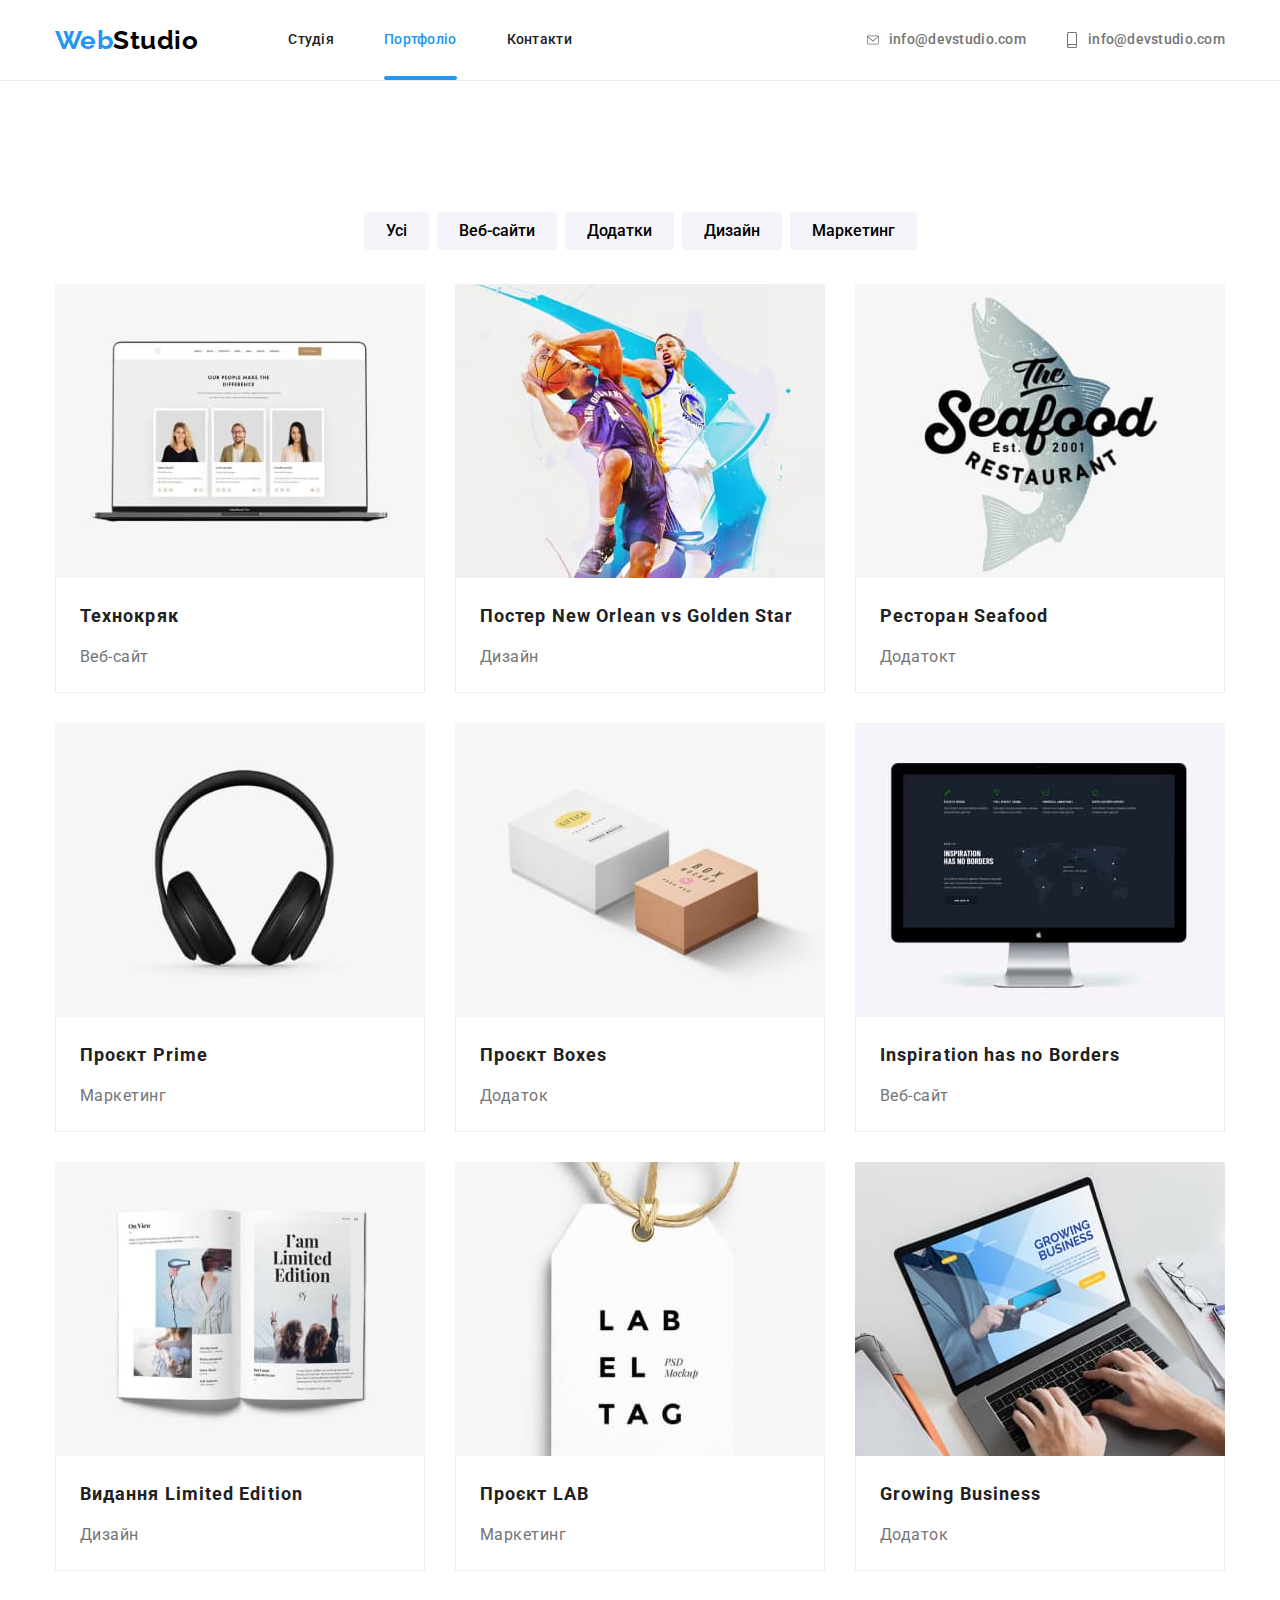
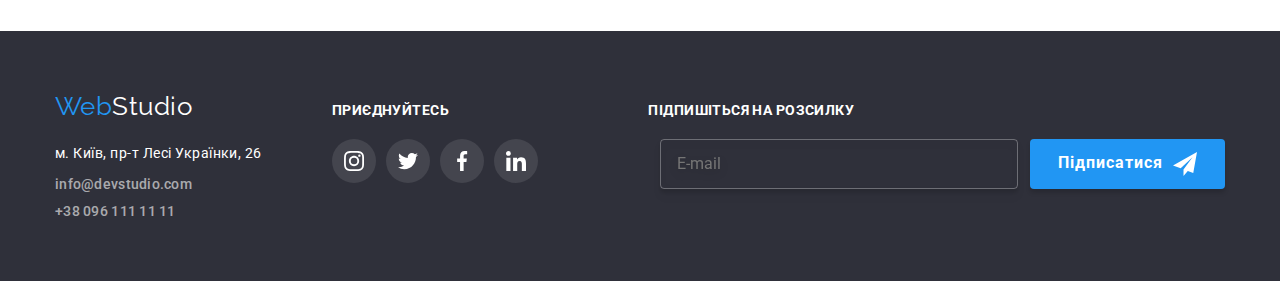
<file: portfolio.html>
<!DOCTYPE html>
<html lang="uk">
  <head>
    <meta charset="UTF-8" />
    <meta http-equiv="X-UA-Compatible" content="IE=edge" />
    <meta name="viewport" content="width=device-width, initial-scale=1.0" />
    <title>Document</title>
    <link
      href="https://fonts.googleapis.com/css2?family=Raleway:wght@700&family=Roboto:wght@400;500;700;900&display=swap"
      rel="stylesheet"
    />

    <link
      rel="stylesheet"
      href="https://cdnjs.cloudflare.com/ajax/libs/modern-normalize/1.1.0/modern-normalize.min.css"
    />
    <link rel="stylesheet" href="./css/main.min.css">
    <!-- <link rel="stylesheet" href="./css/style.css"> -->
  </head>
  <body>
    <header class="header">
      <div class="container header__section">
        <nav class="nav">
          <a href="./index.html" class="logo"
            ><span class="logo__style">Web</span>Studio</a
          >

          <div class="nav__block">
          <ul class="nav__list link">
            <li class="nav__item">
              <a href="./index.html" class="nav__items">Студія</a>
            </li>

            <li class="nav__item">
              <a href="#" class="nav__items nav__items--current">Портфоліо</a>
            </li>

            <li class="nav__item">
              <a href="#" class="nav__items">Контакти</a>
            </li>
          </ul>
        </div>
        </nav>

        <ul class="contacts">
          <li class="contacts__item">
            <a
              href="mailto:info@devstudio.com"
              class="contacts__link contacts__icon--position"
            >
              <svg class="contacts__icon" width="12" height="16">
                <use href="./images/icon/symbol-defs.svg#icon-envelope"></use>
              </svg>
              info@devstudio.com</a
            >
          </li>
          <li class="contacts__item">
            <a
              href="mailto:info@devstudio.com"
              class="contacts__link contacts__icon--position"
            >
              <svg class="contacts__icon" width="12" height="16">
                <use href="./images/icon/symbol-defs.svg#icon-smartphone"></use>
              </svg>
              info@devstudio.com</a
            >
          </li>
        </ul>
      </div>
    </header>
    <div class="line"></div>
    <!-- Main -->
    <main>
      <section class="section filters">
        <div class="container">
          <h1 class="filters__title">Наші роботи</h1>
          <ul class="filters__list">
            <li class="filters__items">
              <button type="button" class="filters__button">Усі</button>
            </li>
            <li class="filters__items">
              <button type="button" class="filters__button">Веб-сайти</button>
            </li>
            <li class="filters__items">
              <button type="button" class="filters__button">Додатки</button>
            </li>
            <li class="filters__items">
              <button type="button" class="filters__button">Дизайн</button>
            </li>
            <li class="filters__items">
              <button type="button" class="filters__button">Маркетинг</button>
            </li>
          </ul>

          <div class="portfolio">
          <ul class="portfolio__list">
            <li class="portfolio__item">
            <a href="" class="portfolio__link">
              <div class="portfolio__img-container">
              <img
                src="./images/web-site2.jpg"
                alt="Веб-сайт"
                width="370"
                height="294"
              />
              <span class="portfolio__description">
              Ресурс пропонує комплексні пропозиції з різним рівнем функціоналу та сервісів. Все це дозволить відвідувачу отримати вичерпні відомості про компанію чи приватну особу.
              </span>
            </div>


              <div class="cards">
                <h2 class="cards__title">Технокряк</h2>
                <p class="cards__text">Веб-сайт</p>
              </div>
            </a>
            </li>

          

          
            <li class="portfolio__item">
              <a href="" class="portfolio__link">
                <div class="portfolio__img-container">
                <img
                  src="./images/design.jpg"
                  alt="Веб-сайт"
                  width="370"
                  height="294"
                />
                <span class="portfolio__description">
                Ресурс пропонує комплексні пропозиції з різним рівнем функціоналу та сервісів. Все це дозволить відвідувачу отримати вичерпні відомості про компанію чи приватну особу.
                </span>
              </div>
  
  
                <div class="cards">
                  <h2 class="cards__title">Постер New Orlean vs Golden Star</h2>
                  <p class="cards__text">Дизайн</p>
                </div>
              </a>
              </li>
          

          
              <li class="portfolio__item">
                <a href="" class="portfolio__link">
                  <div class="portfolio__img-container">
                  <img
                    src="./images/addition.jpg"
                    alt="Веб-сайт"
                    width="370"
                    height="294"
                  />
                  <span class="portfolio__description">
                  Ресурс пропонує комплексні пропозиції з різним рівнем функціоналу та сервісів. Все це дозволить відвідувачу отримати вичерпні відомості про компанію чи приватну особу.
                  </span>
                </div>
    
    
                  <div class="cards">
                    <h2 class="cards__title">Ресторан Seafood</h2>
                    <p class="cards__text">Додатокт</p>
                  </div>
                </a>
                </li>
          

          
                <li class="portfolio__item">
                  <a href="" class="portfolio__link">
                    <div class="portfolio__img-container">
                    <img
                      src="./images/marketing.jpg"
                      alt="Веб-сайт"
                      width="370"
                      height="294"
                    />
                    <span class="portfolio__description">
                    Ресурс пропонує комплексні пропозиції з різним рівнем функціоналу та сервісів. Все це дозволить відвідувачу отримати вичерпні відомості про компанію чи приватну особу.
                    </span>
                  </div>
      
      
                    <div class="cards">
                      <h2 class="cards__title">Проєкт Prime</h2>
                      <p class="cards__text">Маркетинг</p>
                    </div>
                  </a>
                  </li>
          

          

                  <li class="portfolio__item">
                    <a href="" class="portfolio__link">
                      <div class="portfolio__img-container">
                      <img
                        src="./images/addition2.jpg"
                        alt="Веб-сайт"
                        width="370"
                        height="294"
                      />
                      <span class="portfolio__description">
                      Ресурс пропонує комплексні пропозиції з різним рівнем функціоналу та сервісів. Все це дозволить відвідувачу отримати вичерпні відомості про компанію чи приватну особу.
                      </span>
                    </div>
        
        
                      <div class="cards">
                        <h2 class="cards__title">Проєкт Boxes</h2>
                        <p class="cards__text">Додаток</p>
                      </div>
                    </a>
                    </li>
          

            
                <li class="portfolio__item">
                  <a href="" class="portfolio__link">
                    <div class="portfolio__img-container">
                    <img
                      src="./images/web-site.jpg"
                      alt="Веб-сайт"
                      width="370"
                      height="294"
                    />
                    <span class="portfolio__description">
                    Ресурс пропонує комплексні пропозиції з різним рівнем функціоналу та сервісів. Все це дозволить відвідувачу отримати вичерпні відомості про компанію чи приватну особу.
                    </span>
                  </div>
      
      
                    <div class="cards">
                      <h2 class="cards__title">Inspiration has no Borders</h2>
                      <p class="cards__text">Веб-сайт</p>
                    </div>
                  </a>
                  </li>
          

            
                  <li class="portfolio__item">
                    <a href="" class="portfolio__link">
                      <div class="portfolio__img-container">
                      <img
                        src="./images/design2.jpg"
                        alt="Веб-сайт"
                        width="370"
                        height="294"
                      />
                      <span class="portfolio__description">
                      Ресурс пропонує комплексні пропозиції з різним рівнем функціоналу та сервісів. Все це дозволить відвідувачу отримати вичерпні відомості про компанію чи приватну особу.
                      </span>
                    </div>
        
        
                      <div class="cards">
                        <h2 class="cards__title">Видання Limited Edition</h2>
                        <p class="cards__text">Дизайн</p>
                      </div>
                    </a>
                    </li>
          

            
                    <li class="portfolio__item">
                      <a href="" class="portfolio__link">
                        <div class="portfolio__img-container">
                        <img
                          src="./images/marketing2.jpg"
                          alt="Веб-сайт"
                          width="370"
                          height="294"
                        />
                        <span class="portfolio__description">
                        Ресурс пропонує комплексні пропозиції з різним рівнем функціоналу та сервісів. Все це дозволить відвідувачу отримати вичерпні відомості про компанію чи приватну особу.
                        </span>
                      </div>
          
          
                        <div class="cards">
                          <h2 class="cards__title">Проєкт LAB</h2>
                          <p class="cards__text">Маркетинг</p>
                        </div>
                      </a>
                      </li>
          

          
                      <li class="portfolio__item">
                        <a href="" class="portfolio__link">
                          <div class="portfolio__img-container">
                          <img
                            src="./images/addition3.jpg"
                            alt="Веб-сайт"
                            width="370"
                            height="294"
                          />
                          <span class="portfolio__description">
                          Ресурс пропонує комплексні пропозиції з різним рівнем функціоналу та сервісів. Все це дозволить відвідувачу отримати вичерпні відомості про компанію чи приватну особу.
                          </span>
                        </div>
            
            
                          <div class="cards">
                            <h2 class="cards__title">Growing Business</h2>
                            <p class="cards__text">Додаток</p>
                          </div>
                        </a>
                        </li>
            </li>
          </ul>
        </div>
      </div>
      </section>
    </main>

    <footer class="footer">
      <div class="container footer__main-block">
        <div class="footer__contact-block">
        <a href="#" class="footer__logo">
          <span class="footer__logo-style">Web</span>Studio</a
        >
        <address>
          <ul class="footer__list">
            <li class="footer__item">
              <a
                href="https://www.google.com/maps/place/%D0%B1%D1%83%D0%BB%D1%8C%D0%B2%D0%B0%D1%80+%D0%9B%D0%B5%D1%81%D1%96+%D0%A3%D0%BA%D1%80%D0%B0%D1%97%D0%BD%D0%BA%D0%B8,+26,+%D0%9A%D0%B8%D1%97%D0%B2,+02000/@50.4270334,30.5396051,3a,75y,240.65h,90t/data=!3m6!1e1!3m4!1smcVtNysL1uE3tpJzUcDMwA!2e0!7i13312!8i6656!4m5!3m4!1s0x40d4cf0e033ecbe9:0x57a4dffefec77da0!8m2!3d50.4265807!4d30.5383858"
                class="footer__address"
                >м. Київ, пр-т Лесі Українки, 26
              </a>
            </li>
            <li class="footer__item">
              <a href="mailto:info@devstudio.com" class="footer__contact"
                >info@devstudio.com</a
              >
            </li>
            <li class="footer__item">
              <a href="tel:+380961111111" class="footer__contact"
                >+38 096 111 11 11</a
              >
            </li>
          </ul>
        </address>
      </div>
      
      <!-- FOOTER container join in -->
      <div class="join">
        <p class="join__title">Приєднуйтесь</p>
        <ul class="join__list">
          
          <li class="join__item">
            <a href="#" class="join__link">
              <svg class="join__icon" width="20" height="20">
                <use
                  href="./images/icon/symbol-defs.svg#icon-instagram"
                ></use>
              </svg>
            </a>
          </li>

          <li class="join__item">
            <a href="#" class="join__link">
              <svg class="join__icon" width="20" height="20">
                <use
                  href="./images/icon/symbol-defs.svg#icon-twitter"
                ></use>
              </svg>
            </a>
          </li>

          <li class="join__item">
            <a href="#" class="join__link">
              <svg class="join__icon" width="20" height="20">
                <use
                  href="./images/icon/symbol-defs.svg#icon-facebook"
                ></use>
              </svg>
            </a>
          </li>

          <li class="join__item">
            <a href="#" class="join__link">
              <svg class="join__icon" width="20" height="20">
                <use
                  href="./images/icon/symbol-defs.svg#icon-linkedin"
                ></use>
              </svg>
            </a>
            </li>

          </ul>

        </li>
      </div>

        <!-- SUB FOOTER -->
      <div class="subscribe">
        <p class="subscribe__title">Підпишіться на розсилку</p>
        <div class="subscribe__block">
          <input class="subscribe__input" type="email" name="mailink" placeholder="E-mail">
          <button class="subscribe__btn" type="submit">Підписатися
            <svg class="subscribe__icon" width="24" height="24">
              <use href="./images/icon/symbol-defs.svg#icon-telegram"></use>
            </svg>
          </button>
        </div>
      </div>

    </div>
    </footer>
  </body>
</html>
</file>
<file: css/style.css>
html{
    box-sizing: border-box;
}

*,
*::before,
*::after{
    box-sizing: inherit;
}

:root{
    --title-color: #212121;
    --text-color: #757575;
    --hover-color: #2196f3;
}

body{
    margin: 0;
    font-family: Roboto, sans-serif;
    letter-spacing: 0.03em;
}

h1,
h2,
h3,
h4,
p{
    margin: 0;

}

img{
    display: block;
}

a{
    text-decoration: none;
}

ul{
    list-style: none;
    margin: 0;
    padding: 0;
    
}

.container{
    margin-right: auto;
    margin-left: auto;
    padding-left: 15px;
    padding-right: 15px;
    width: 1200px;

}


.section{
    padding-top: 94px;
    padding-bottom: 94px;
}

textarea{
    font-style: inherit;
}







/* |===================================================================| */
/* |<================↓-Header (STUDIO)-↓============↥↥====>| */
/* |===================================================================| */


.header__section{
    display: flex;
    align-items: center;
}


.nav{
    display: flex;
    align-items: center;    
}


.logo{
    font-family: Raleway, sans-serif;
    color: #000000;
    font-weight: 700;
    font-size: 26px;
    line-height: 1.19;

}



.logo__style{
    color: var(--hover-color);
}


.nav__list{
    display: flex;  
    margin-left: 90px;

}


.nav__list .nav__item:not(:last-child){
    margin-right: 50px;

}

.nav__list .nav__items--current{
    color: var(--hover-color);
}

.nav__items{
    display: block;
    padding-top: 32px;
    padding-bottom: 32px;    
    color: var(--title-color);

    font-weight: 500;
    font-size: 14px;
    line-height: 1.14;
    letter-spacing: 0.02em;
    transition-property: color;
    transition-timing-function: cubic-bezier(0.4, 0, 0.2, 1);
    transition-duration: 250ms;
    

}



.nav__list .nav__items:hover,
.nav__list .nav__items:focus{
    color: var(--hover-color);
    
}

.nav__list .nav__items.nav__item--current{
    color: var(--hover-color);
}

.nav__items.nav__items--current{
    position: relative;
}

.nav__items.nav__items--current::after{
    content: '';
    position: absolute;
    bottom: 0;
    display: block;
    width: 100%;
    height: 4px;
    border-radius: 2px;
    background-color: var(--hover-color);
}


.contacts__list{
    margin-left: auto;
    display: flex;
    gap: 30px;
}


.contacts__link{

    margin-left: auto;
    padding: 0;
    margin-top: 0;
    margin-bottom: 0;
    display: flex;
    list-style: none;

    color: var(--text-color);
    font-style: normal;

    font-weight: 500;
    font-size: 14px;
    line-height: 1.14;  
    letter-spacing: 0.02em;
    transition-property: color;
    transition-timing-function: cubic-bezier(0.4, 0, 0.2, 1);
    transition-duration: 250ms;

}


.contacts__link:hover,
.contacts__link:focus{
    color: var(--hover-color);
}




.contacts__icon{
    fill: #757575;
    margin-right: 10px;
    transition-property: fill;
    transition-timing-function: cubic-bezier(0.4, 0, 0.2, 1);
    transition-duration: 250ms;

}

.contacts__icon--position{
    margin-left: 10px;
}


.contacts__icon--position:hover .contacts__icon{
    fill: #2196f3;

}

.line{
    border-bottom: 1px solid #ECECEC;
}


/* |===================================================================| */
/* |<================↓-Hero (STUDIO)-↓============↥↥====>| */
/* |===================================================================| */


.hero{  
    max-width: 1600px;
    padding-bottom: 200px;
    padding-top: 200px;
    margin-left: auto;
    margin-right: auto;
    text-align: center;



    background-image: linear-gradient(
         to right
    ,  rgba(47, 48, 58, 0.4)
    ,  rgba(47, 48, 58, 0.4)
    ), url(../images/background-img.jpg);
    background-repeat: no-repeat;
    background-position: center;
    background-size: cover;


}

.hero__block{
    display: inline-block;
    margin-right: auto;
    margin-left: auto;
    text-align: center;
}


.hero__title{
    margin-bottom: 30px;



    width: 696px;
    height: 120px;
 
    color: #FFFFFF;
    
    font-size: 44px;
    line-height: 1.36;
    letter-spacing: 0.06em;
    text-transform: uppercase;

}
.hero__button{
    color: #FFFFFF;
    background-color: var(--hover-color);
    border: none;
    box-shadow: 0px 4px 4px rgba(0, 0, 0, 0.15);

    width: 216px;
    height: 50px;
    left: 692px;
    top: 430px;
    margin-right: auto;
    margin-left: auto;


    font-family: 'Roboto';
    font-style: inherit;
    font-weight: 700;
    font-size: 16px;
    line-height: 1.88;
    border-radius: 4px;

    letter-spacing: 0.06em;
    cursor: pointer;
}



/* |===================================================================| */
/* |<================↓-Features (STUDIO)-↓============↥↥====>| */
/* |===================================================================| */



/* .features__title-main{
    visibility: hidden;
    margin-top: 0;
    margin-bottom: 0;

    color: var(--title-color);

    font-weight: 700;
    font-size: 36px;
    line-height: 1.16;
    text-align: center;
    
}

.features__title{
    margin-top: 30px;
    margin-bottom: 10px;
    color: var(--title-color);   

    font-weight: 700;
    font-size: 14px;
    line-height: 1.14;
    text-transform: uppercase;
}

.features__list{
    display: flex;
    column-gap: 30px;
}

.features__block{
    display: flex;
    align-items: center;
    justify-content: center;
    width: 270px;
    height: 120px;
    background-color: #F5F4FA;
    border-radius: 4px;
}

.features__icon{
    display: flex;
    align-items: center;
    justify-content: center;

    
}


.features__text{
    margin-top: 0;
    margin-bottom: 0;
    color: var(--text-color);

    font-weight: 400;
    font-size: 14px;
    line-height: 1.71;
    
} */

/* |===================================================================| */
/* |<================↓-Our-works (STUDIO)-↓============↥↥====>| */
/* |===================================================================| */

/* .work{
    padding-top: 0;
}

.work__title{

    margin-bottom: 50px;
    margin-top: 0;
    color: var(--title-color);

    font-weight: 700;
    font-size: 36px;
    line-height: 1.16;
    text-align: center;
    
}

.work__list{
    display: flex;
    gap: 30px;
}

.work__overlay{
    position: relative;

}

.work__overlay--box{
    display: flex;
    align-items: center;
    justify-content: center;
    position: absolute;
    bottom: 0;
    left: 0;
    width: 100%;
    height: 70px;
    background-color: rgba(47, 48, 58, 0.8);
}


.work__overlay--text{
    font-style: normal;
    font-weight: 700;
    font-size: 14px;
    line-height: 1.14;
    text-align: center;
    letter-spacing: 0.03em;
    text-transform: uppercase;

    color: #FFFFFF;
} */




/* |===================================================================| */
/* |<================↓-Team (STUDIO)-↓============↥↥====>| */
/* |===================================================================| */





/* |===================================================================| */
/* |<================↓-Company (STUDIO)-↓============↥↥====>| */
/* |===================================================================| */

/* .comapny__title{
    font-family: 'Roboto';
    font-style: normal;
    font-weight: 700;
    font-size: 36px;
    line-height: 1.16;
    text-align: center;
    letter-spacing: 0.03em;

    color: #212121;

    margin-bottom: 50px;
}

.company__list{
    display: flex;
    align-items: center;
    justify-content: center;
    gap: 30px;
}

.company__item{
    display: flex;
    align-items: center;
    justify-content: center;
    width: 170px;
    height: 92px;
    border-radius: 4px;

}


.company__link{  
    display: flex;
    align-items: center;
    justify-content: center;
    width: 100%;
    height: 100%;
    border: 1px solid #afb1b8;
    border-radius: 4px;
  
    transition-timing-function: cubic-bezier(0.4, 0, 0.2, 1);
    transition-duration: 250ms;
    transition-property: border;



}

.company__link:hover{
    border-color: var(--hover-color);
}



.company__icon{
    display: flex;
    align-items: center;
    justify-content: center;
    fill: #afb1b8;
  
    transition-property: fill;
    transition-timing-function: cubic-bezier(0.4, 0, 0.2, 1);
    transition-duration: 250ms;
}

.company__icon:focus{
    fill: var(--hover-color);

}

.company__link:hover .company__icon{
    fill: var(--hover-color);


} */


/* |===================================================================| */
/* |<================↓-Footer(STUDIO)-↓============↥↥====>| */
/* |===================================================================| */


/* .footer{
    padding-top: 60px;
    padding-bottom: 60px;
    margin-top: 0;
    margin-bottom: 0;
    background-color: #2F303A;

    
}

.footer__main-block{
    display: flex;
    align-items: baseline;
}

.footer__contact-block{
    margin-right: 70px;
}

.footer__logo{
    display: inline-block;

    margin-bottom: 20px;
    font-family: Raleway, sans-serif;
    color: #FFFFFF;
    

    font-size: 26px;
    line-height: 1.19;
}


.footer__logo-style{
    color: var(--hover-color);
}

.footer__address{
    font-style: normal;

    color: #FFFFFF;
    
    font-weight: 400;
    font-size: 14px;
    line-height: 1.71;

}

.footer__contact{
    color: rgba(255, 255, 255, 0.6);;
    font-style: normal;

    font-weight: 500;
    font-size: 14px;
    line-height: 1.14;  
    letter-spacing: 0.02em;
}

.footer__item{

    margin-top: 0;

}

.footer__item:not(:last-child){
    margin-bottom: 9px;
} */


/* |===================================================================| */
/* |<================↓-FOOTER container join in(STUDIO)-↓============↥↥====>| */
/* |===================================================================| */





/* .join__title{
    font-family: 'Roboto';
    font-style: normal;
    font-weight: 700;
    font-size: 14px;
    line-height: 1.14;
    letter-spacing: 0.03em;
    text-transform: uppercase;

    color: #FFFFFF;
    margin-bottom: 20px;
}


.join__list{
    display: flex;
    gap: 10px;
}


.join__link{
    display: flex;
    align-items: center;
    justify-content: center;
    width: 44px;
    height: 44px;
    background-color: rgba(255, 255, 255, 0.1);

    border-radius: 50%;
    transition-timing-function: cubic-bezier(0.4, 0, 0.2, 1);
    transition-duration: 250ms;
    transition-property: background-color;

}

.join__link:hover{
    background-color: #2196f3;
    transition-timing-function: cubic-bezier(0.4, 0, 0.2, 1);
    transition-duration: 250ms;
    transition-property: background-color;
}



.join__icon{
    fill: #FFFFFF;

} */

/* |===================================================================| */
/* |<================↓-FOOTER container SUB(STUDIO)-↓============↥↥====>| */
/* |===================================================================| */


/* .subscribe{
    margin-left: auto;
}

.subscribe__title{
    color: #ffffff;
    margin-bottom: 20px;
    font-weight: 700;
    font-size: 14px;
    line-height: 1.14;
    letter-spacing: 0.03em;
    text-transform: uppercase;
}

.subscribe__block{
    display: flex;
    flex-wrap: nowrap;
}

.subscribe__input{
    background-color: transparent;
    border: 1px solid rgba(255, 255, 255, 0.3);
    filter: drop-shadow(0px 4px 4px rgba(0, 0, 0, 0.15));
    border-radius: 4px;
    font-size: 16px;
    line-height: 1.25;
    height: 50px;
    width: 358px;
    padding: 0 16px;
    margin-right: 12px;

    box-shadow: 0px 4px 4px rgb(0 0 0 / 15%);
    transition: background-color 950ms cubic-bezier(0.4, 0, 0.2, 1);

}

.subscribe__input:focus{
    background-color: #AFB1B8;
}

.subscribe__input:hover,
.subscribe__input:focus{
    border-color: #2196f3;
}

.subscribe__btn{
    background-color: var(--hover-color);
    display: flex;
    align-items: center;
    justify-content: center;
    border-radius: 4px;
    border: none;
    cursor: pointer;

    color: #ffffff;
    font-weight: 700;
    font-size: 16px;
    line-height: 1.8;
    text-align: center;
    letter-spacing: 0.06em;

    padding: 10px 28px;

    box-shadow: 0px 4px 4px rgb(0 0 0 / 15%);
    transition: background-color 250ms cubic-bezier(0.4, 0, 0.2, 1);

}

.subscribe__icon{
    display: block;
    margin-left: 10px;
} */






/* |===================================================================| */
/* |<================↓-Main(Portfolio)-↓============↥↥====>| */
/* |===================================================================| */




/* .filters__title{
    visibility: hidden;
    margin-top: 0;
    text-align: center;
}

.filters__list{
    display: flex;
    justify-content: center;
    column-gap: 8px;
    margin-bottom: 34px;
}




.filters__button{
    background-color: #F5F4FA;
    
    padding: 6px 22px;
    border-radius: 4px;
    border: none;
  
    font: 500 16px Roboto;
    line-height: 1.62;
    color: var(--title-text-color);
  
    cursor: pointer;
  
    transition: all 0.25s ease-in;
}

.filters__button:hover,
.filters__button:focus{
    background-color: var(--hover-color);
    color: #FFFFFF;
} */



.portfolio__list{
    display: flex;
    flex-wrap: wrap;
    margin: 0;
    -moz-column-gap: 30px;
    column-gap: 30px;
    row-gap: 30px;
}


.portfolio__item{
    width: 370px;
}

/* .cards{
    border: 1px solid #EEEEEE;
    border-top: 0;
    
}

.hover-cards{
    display: block;
}

.hover-cards:hover{

    box-shadow: 0px 1px 1px rgba(0, 0, 0, 0.12), 0px 4px 4px rgba(0, 0, 0, 0.06), 1px 4px 6px rgba(0, 0, 0, 0.16);
}



.cards__title{
    padding: 20px 24px 4px 24px;
    color: var(--title-color);

    font-weight: 700;
    font-size: 18px;
    line-height: 2;

    letter-spacing: 0.06em;
}

.cards__text{
    padding: 4px 24px 20px 24px;
    color: var(--text-color);

    font-weight: 400;
    font-size: 16px;
    line-height: 1.88;
} */


/* MODAL WINDOW */


.backdrop {
    background-color: rgba(0, 0, 0, 0.5);
  
    position: fixed;
    width: 100%;
    height: 100%;
    top: 0;
    right: 0;
    bottom: 0;
    left: 0;
  
    opacity: 1;
    transition: opacity 250ms cubic-bezier(0.4, 0, 0.2, 1);
  }
  
  .backdrop.is-hidden {
    opacity: 0;
    pointer-events: none;
  }
  
  .backdrop.is-hidden.modal {
    transform: translateX(-50%) translateY(-50%) scale(0.9);
  }
  
  .modal {
    background-color: #ffffff;
  
    display: flex;
    position: relative;
    align-items: center;
    flex-direction: column;
    top: 50%;
    left: 50%;
  
    z-index: 5;
    width: 528px;
    height: 581px;
    padding: 40px;
  
    opacity: 1;
    border-radius: 4px;
    box-shadow: 0px 1px 3px rgba(0, 0, 0, 0.12), 0px 1px 1px rgba(0, 0, 0, 0.14),
      0px 2px 1px rgba(0, 0, 0, 0.2);
  
    transform: translateX(-50%) translateY(-50%) scale(1);
    transition: transform 250ms cubic-bezier(0.4, 0, 0.2, 1);
  }
  
  .modal__btn {
    background-color: #ffffff;
    position: absolute;
    display: flex;
    align-items: center;
    justify-content: center;
    cursor: pointer;
  
    top: 8px;
    right: 8px;
    width: 30px;
    height: 30px;
  
    border-radius: 50%;
    border: 1px solid rgba(0, 0, 0, 0.1);
    background-color: transparent;
  }

  .modal__btn:hover{
    fill: var(--hover-color);
    transition: fill 250ms cubic-bezier(0.4, 0, 0.2, 1);

  }
  
  .modal__form {
    width: 100%;
  }
  
  .modal__title {
    color: var(--title-text-color);
    text-align: center;
    font-weight: 700;
    font-size: 20px;
    line-height: 1.15;
    letter-spacing: 0.03em;
    margin-bottom: 12px;
  }
  
  .modal__form {
    display: flex;
    flex-direction: column;
    margin-bottom: 10px;
  }
  
  .modal-form-name {
    font-size: 12px;
    line-height: 1.16;
    letter-spacing: 0.01em;
    color: var(--text-color);
    margin-bottom: 4px;
  }
  
  .modal-form-container {
    position: relative;
  }
  
  .modal-form-input {
    border: 1px solid rgba(33, 33, 33, 0.2);
    border-radius: 4px;
  
    padding-left: 45px;
    width: 100%;
    height: 40px;
  
    font-size: 12px;
    line-height: 1.16;
    letter-spacing: 0.01em;
  
    transition: border 250ms cubic-bezier(0.4, 0, 0.2, 1);
    outline: transparent;
  }
  
  .modal-form-input:hover + .modal-form-icon {
    fill: var(--hover-color);
  }
  
  .modal-form-input:hover {
    border: 1px solid var(--hover-color);
  }
  
  .modal-form-input:focus {
    border: 1px solid var(--hover-color);
  }
  
  .modal-form-icon {
    position: absolute;
    left: 12px;
    top: 11px;
    z-index: 10;
    fill: #000000;
    transition: fill 250ms cubic-bezier(0.4, 0, 0.2, 1);
    filter: drop-shadow(0px 4px 4px rgba(0, 0, 0, 0.25));
  }
  
  .modal-form-icon:hover,
  .modal-form-icon:focus {
    fill: var(--hover-color);
  }
  
  .modal-form-container:focus-within .modal-form-icon {
    fill: var(--hover-color);
  }
  
  .modal-form-feedback {
    border: 1px solid rgba(33, 33, 33, 0.2);
    border-radius: 4px;
  
    padding: 12px 16px;
    height: 120px;
    width: 100%;
  
    font-size: 12px;
    line-height: 1.16;
    letter-spacing: 0.01em;
  
    transition: border 250ms cubic-bezier(0.4, 0, 0.2, 1);
    outline: transparent;
    resize: none;
  }
  
  .modal-form-feedback:hover,
  .modal-form-feedback:focus {
    border: 1px solid var(--hover-color);
  }
  
  .modal-form-feedback::placeholder {
    font-size: 12px;
    line-height: 1.16;
    letter-spacing: 0.01em;
    color: rgba(117, 117, 117, 0.5);
  }
  
  .modal-agreement {
    display: flex;
    justify-content: center;
    align-items: center;
  }
  
  .checkbox-icons {
    margin-right: 7px;
    cursor: pointer;
  }
  
  .checkbox-check {
    opacity: 0;
    transition: opacity 250ms cubic-bezier(0.4, 0, 0.2, 1);
  }
  
  .checkbox:checked + .checkbox-icons .checkbox-uncheck {
    opacity: 0;
    transition: opacity 250ms cubic-bezier(0.4, 0, 0.2, 1);
  }
  
  .checkbox:checked + .checkbox-icons .checkbox-check {
    opacity: 1;
    transition: opacity 250ms cubic-bezier(0.4, 0, 0.2, 1);
  }
  
  .checkbox:hover + .checkbox-icons .checkbox-uncheck,
  .checkbox:focus + .checkbox-icons .checkbox-uncheck {
    transition: fill 250ms cubic-bezier(0.4, 0, 0.2, 1);
  }
  
  .hidden {
    position: absolute;
    white-space: nowrap;
    overflow: hidden;
    border: 0;
    padding: 0;
    clip: rect(0 0 0 0);
  }
  
  .modal-agreement-title {
    color: var(--text-color);
    font-weight: 400;
    font-size: 14px;
    line-height: 1.7;
    letter-spacing: 0.03em;
    cursor: pointer;
  }
  
  .modal-agreement-link {
    color: var(--hover-color);
    text-decoration: none;
    border-bottom: 1px var(--hover-color) solid;
  }
  
  .modal-agreement-btn {
    background-color: var(--hover-color);
    color: #ffffff;
  
    box-shadow: 0px 4px 4px rgb(0 0 0 / 15%);
    border-radius: 4px;
    border: 0;
    cursor: pointer;
  
    font-weight: 700;
    font-size: 16px;
    line-height: 1.8;
    letter-spacing: 0.06em;
  
    padding: 10px 52px;
    margin-top: 30px;
    text-align: center;
  
    transition: background-color 250ms cubic-bezier(0.4, 0, 0.2, 1);
  }

/* |===================================================================| */
/* |<================↓-FOOTER (PORTFOLIO AND STUDIO)-↓============↥↥====>| */
/* |===================================================================| */




/* Ection Portfolio */


/* .portfolio__link{
    text-decoration: none;
    display: block;
    transition-property: transform, box-shadow;
    transition-timing-function: cubic-bezier(0.4, 0, 0.2, 1);
    transition-duration: 250ms;
}

.portfolio__img-container{
    position: relative;
    overflow: hidden;
}

.portfolio__link:hover .portfolio__description{
    transform: translateY(0);
}



.portfolio__link:hover{
    box-shadow: 0px 1px 1px rgba(0, 0, 0, 0.12), 0px 4px 4px rgba(0, 0, 0, 0.06), 1px 4px 6px rgba(0, 0, 0, 0.16);
}

img {
    display: block;
    max-width: 100%;
    height: auto;
    margin: 0;
}

.portfolio__description {
    z-index: 3;
    width: 100%;
    height: 100%;
    background-color: rgba(33, 150, 243, 0.9);
    position: absolute;
    top: 0;
    transform: translateY(101%);
    transition: transform 250ms cubic-bezier(0.4, 0, 0.2, 1);
    font-size: 18px;
    line-height: 1.5;
    letter-spacing: 0.03em;
    padding: 63px 24px;
    text-align: left;
    color: #FFFFFF;
} */
</file>
<file: css/main.min.css>
/*! modern-normalize v1.1.0 | MIT License | https://github.com/sindresorhus/modern-normalize */*,::before,::after{-webkit-box-sizing:border-box;box-sizing:border-box}html{line-height:1.15;-webkit-text-size-adjust:100%;-moz-tab-size:4;-o-tab-size:4;tab-size:4}body{margin:0;font-family:system-ui,"Segoe UI",Roboto,Helvetica,Arial,sans-serif,"Apple Color Emoji","Segoe UI Emoji"}hr{height:0;color:inherit}abbr[title]{-webkit-text-decoration:underline dotted;text-decoration:underline dotted}b,strong{font-weight:bolder}code,kbd,samp,pre{font-family:ui-monospace,SFMono-Regular,Consolas,"Liberation Mono",Menlo,monospace;font-size:1em}small{font-size:80%}sub,sup{font-size:75%;line-height:0;position:relative;vertical-align:baseline}sub{bottom:-0.25em}sup{top:-0.5em}table{text-indent:0;border-color:inherit}button,input,optgroup,select,textarea{font-family:inherit;font-size:100%;line-height:1.15;margin:0}button,select{text-transform:none}button,[type=button],[type=reset],[type=submit]{-webkit-appearance:button}::-moz-focus-inner{border-style:none;padding:0}:-moz-focusring{outline:1px dotted ButtonText}:-moz-ui-invalid{box-shadow:none}legend{padding:0}progress{vertical-align:baseline}::-webkit-inner-spin-button,::-webkit-outer-spin-button{height:auto}[type=search]{-webkit-appearance:textfield;outline-offset:-2px}::-webkit-search-decoration{-webkit-appearance:none}::-webkit-file-upload-button{-webkit-appearance:button;font:inherit}summary{display:list-item}@media screen and (max-width: 767.98px){.section{padding-top:60px;padding-bottom:60px}}@media screen and (min-width: 768px){.section{padding-top:60px;padding-bottom:60px}}@media screen and (min-width: 1200px){.section{padding-top:94px;padding-bottom:94px}}.container{max-width:480px;margin-right:auto;margin-left:auto;padding-left:15px;padding-right:15px}@media screen and (min-width: 768px){.container{max-width:768px}}@media screen and (min-width: 1200px){.container{max-width:1200px}}body{margin:0;font-family:Roboto,sans-serif;letter-spacing:.03em}h1,h2,h3,h4,p{margin:0}img{display:block;max-width:100%;height:auto;margin:0}a{text-decoration:none}ul{list-style:none;margin:0;padding:0}.header__section{display:-webkit-box;display:-ms-flexbox;display:flex;-webkit-box-align:center;-ms-flex-align:center;align-items:center}.nav{display:-webkit-box;display:-ms-flexbox;display:flex;-webkit-box-align:center;-ms-flex-align:center;align-items:center}.nav__list{display:-webkit-box;display:-ms-flexbox;display:flex;margin-left:90px}@media screen and (max-width: 767.98px){.nav__list{display:none}}.nav__list .nav__item:not(:last-child){margin-right:50px}.nav__list .nav__items--current{color:#2196f3}.nav__list .nav__items:hover,.nav__list .nav__items:focus{color:#2196f3}.nav__list .nav__items.nav__item--current{color:#2196f3}.nav__items{display:block;padding-top:32px;padding-bottom:32px;color:#212121;font-weight:500;font-size:14px;line-height:1.14;letter-spacing:.02em;-webkit-transition-property:color;transition-property:color;-webkit-transition-timing-function:cubic-bezier(0.4, 0, 0.2, 1);transition-timing-function:cubic-bezier(0.4, 0, 0.2, 1);-webkit-transition-duration:250ms;transition-duration:250ms}.nav__items.nav__items--current{position:relative}.nav__items.nav__items--current::after{content:"";position:absolute;bottom:0;display:block;width:100%;height:4px;border-radius:2px;background-color:#2196f3}.logo{font-family:Raleway,sans-serif;color:#000;font-weight:700;font-size:26px;line-height:1.19}.logo__style{color:#2196f3}@media screen and (max-width: 767.98px){.contacts{display:none}}@media screen and (max-width: 1199.98px){.contacts{margin-left:auto}}@media screen and (min-width: 1200px){.contacts{display:-webkit-box;display:-ms-flexbox;display:flex;gap:30px;margin-left:auto}}.contacts__link{margin-left:auto;padding:0;margin-top:0;margin-bottom:0;display:-webkit-box;display:-ms-flexbox;display:flex;list-style:none;color:#757575;font-style:normal;font-weight:500;font-size:14px;line-height:1.14;letter-spacing:.02em;-webkit-transition-property:color;transition-property:color;-webkit-transition-timing-function:cubic-bezier(0.4, 0, 0.2, 1);transition-timing-function:cubic-bezier(0.4, 0, 0.2, 1);-webkit-transition-duration:250ms;transition-duration:250ms}.contacts__link:hover,.contacts__link:focus{color:#2196f3}@media screen and (max-width: 1199.98px){.contacts .contacts__link{margin-bottom:10px}}.contacts__icon{fill:#757575;margin-right:10px;-webkit-transition-property:fill;transition-property:fill;-webkit-transition-timing-function:cubic-bezier(0.4, 0, 0.2, 1);transition-timing-function:cubic-bezier(0.4, 0, 0.2, 1);-webkit-transition-duration:250ms;transition-duration:250ms}.contacts__icon--position{margin-left:10px}.contacts__icon--position:hover .contacts__icon{fill:#2196f3}.line{border-bottom:1px solid #ececec}.hero{padding:118px 0}@media screen and (max-width: 767.98px){.hero{max-width:100%;margin-left:auto;margin-right:auto;text-align:center;background-image:-webkit-gradient(linear, left top, right top, from(rgba(47, 48, 58, 0.4)), to(rgba(47, 48, 58, 0.4))),url(../../images/img-mobile/mobile-hero@1x.jpg);background-image:linear-gradient(to right, rgba(47, 48, 58, 0.4), rgba(47, 48, 58, 0.4)),url(../../images/img-mobile/mobile-hero@1x.jpg);background-repeat:no-repeat;background-position:center;background-size:cover}}@media screen and (max-width: 767.98px)and (min-device-pixel-ratio: 2),screen and (max-width: 767.98px)and (-webkit-min-device-pixel-ratio: 2),screen and (max-width: 767.98px)and (min-resolution: 192dpi),screen and (max-width: 767.98px)and (min-resolution: 2dppx){.hero{background-image:-webkit-gradient(linear, left top, right top, from(rgba(47, 48, 58, 0.4)), to(rgba(47, 48, 58, 0.4))),url(../images/img-mobile/mobile-hero@2x.jpg);background-image:linear-gradient(to right, rgba(47, 48, 58, 0.4), rgba(47, 48, 58, 0.4)),url(../images/img-mobile/mobile-hero@2x.jpg)}}@media screen and (min-width: 768px){.hero{max-width:100%;margin-left:auto;margin-right:auto;text-align:center;background-image:-webkit-gradient(linear, left top, right top, from(rgba(47, 48, 58, 0.4)), to(rgba(47, 48, 58, 0.4))),url(../images/img-tablet/tablet-hero@1x.jpg);background-image:linear-gradient(to right, rgba(47, 48, 58, 0.4), rgba(47, 48, 58, 0.4)),url(../images/img-tablet/tablet-hero@1x.jpg);background-repeat:no-repeat;background-position:center;background-size:cover}}@media screen and (min-width: 768px)and (min-device-pixel-ratio: 2),screen and (min-width: 768px)and (-webkit-min-device-pixel-ratio: 2),screen and (min-width: 768px)and (min-resolution: 192dpi),screen and (min-width: 768px)and (min-resolution: 2dppx){.hero{background-image:-webkit-gradient(linear, left top, right top, from(rgba(47, 48, 58, 0.4)), to(rgba(47, 48, 58, 0.4))),url(../images/img-tablet/tablet-hero@2x.jpg);background-image:linear-gradient(to right, rgba(47, 48, 58, 0.4), rgba(47, 48, 58, 0.4)),url(../images/img-tablet/tablet-hero@2x.jpg)}}@media screen and (min-width: 1200px){.hero{max-width:100%;padding-bottom:200px;padding-top:200px;margin-left:auto;margin-right:auto;text-align:center;background-image:-webkit-gradient(linear, left top, right top, from(rgba(47, 48, 58, 0.4)), to(rgba(47, 48, 58, 0.4))),url(../images/img-desktop/project-hero@1x.jpg);background-image:linear-gradient(to right, rgba(47, 48, 58, 0.4), rgba(47, 48, 58, 0.4)),url(../images/img-desktop/project-hero@1x.jpg);background-repeat:no-repeat;background-position:center;background-size:cover}}@media screen and (min-width: 1200px)and (min-device-pixel-ratio: 2),screen and (min-width: 1200px)and (-webkit-min-device-pixel-ratio: 2),screen and (min-width: 1200px)and (min-resolution: 192dpi),screen and (min-width: 1200px)and (min-resolution: 2dppx){.hero{background-image:-webkit-gradient(linear, left top, right top, from(rgba(47, 48, 58, 0.4)), to(rgba(47, 48, 58, 0.4))),url(../images/img-desktop/project-hero@2x.jpg);background-image:linear-gradient(to right, rgba(47, 48, 58, 0.4), rgba(47, 48, 58, 0.4)),url(../images/img-desktop/project-hero@2x.jpg)}}.hero__block{display:inline-block;margin-right:auto;margin-left:auto;text-align:center}.hero__title{margin-bottom:30px}@media screen and (max-width: 767.98px){.hero__title{width:360px;height:84px;color:#fff;font-weight:900;font-size:26px;line-height:1.6153846154;text-align:center;letter-spacing:.06em;text-transform:uppercase}}@media screen and (min-width: 768px){.hero__title{width:360px;height:84px;color:#fff;font-weight:900;font-size:26px;line-height:1.6153846154;text-align:center;letter-spacing:.06em;text-transform:uppercase}}@media screen and (min-width: 1200px){.hero__title{width:696px;height:120px;color:#fff;font-size:44px;line-height:1.36;letter-spacing:.06em;text-transform:uppercase}}.hero__button{color:#fff;background-color:#2196f3;border:none;-webkit-box-shadow:0px 4px 4px rgba(0,0,0,.15);box-shadow:0px 4px 4px rgba(0,0,0,.15);width:216px;height:50px;left:692px;top:430px;margin-right:auto;margin-left:auto;font-family:"Roboto";font-style:inherit;font-weight:700;font-size:16px;line-height:1.88;border-radius:4px;letter-spacing:.06em;cursor:pointer}@media screen and (max-width: 767.98px){.hero__button{width:200px;height:50px}}@media screen and (min-width: 768px){.hero__button{width:200px;height:50px}}.section{padding-top:60px;padding-bottom:60px}@media screen and (min-width: 1200px){.section{padding-top:94px}}@media screen and (max-width: 767.98px){.features{max-width:100%;margin-right:auto;margin-left:auto}}.features__title-main{visibility:hidden;margin-top:0;margin-bottom:0;color:#212121;font-weight:700;font-size:36px;line-height:1.16;text-align:center}@media screen and (max-width: 767.98px){.features__title-main{display:none}}@media screen and (min-width: 768px)and (max-width: 1199.98px){.features__title-main{display:none}}@media screen and (max-width: 767.98px){.features__item{max-width:450px;margin-bottom:30px}}@media screen and (min-width: 768px)and (max-width: 1199.98px){.features__item{max-width:354px;margin-bottom:30px}}@media screen and (min-width: 1200px){.features__item{max-width:270px}}.features__title{margin-top:30px;margin-bottom:10px;color:#212121;font-weight:700;font-size:14px;line-height:1.14;text-transform:uppercase}@media screen and (max-width: 767.98px){.features__title{text-align:center}}@media screen and (min-width: 768px){.features__title{text-align:left}}@media screen and (min-width: 1200px){.features__title{text-align:left}}.features__list{display:-webkit-box;display:-ms-flexbox;display:flex;-ms-flex-wrap:wrap;flex-wrap:wrap;-webkit-box-pack:justify;-ms-flex-pack:justify;justify-content:space-between;margin:0;width:100%}@media screen and (max-width: 767.98px){.features__list{-webkit-box-pack:center;-ms-flex-pack:center;justify-content:center;-webkit-box-align:center;-ms-flex-align:center;align-items:center}}.features__block{display:-webkit-box;display:-ms-flexbox;display:flex;-webkit-box-align:center;-ms-flex-align:center;align-items:center;-webkit-box-pack:center;-ms-flex-pack:center;justify-content:center;width:100%;height:120px;background-color:#f5f4fa;border-radius:4px}.features__icon{display:-webkit-box;display:-ms-flexbox;display:flex;-webkit-box-align:center;-ms-flex-align:center;align-items:center;-webkit-box-pack:center;-ms-flex-pack:center;justify-content:center}.features__text{margin-top:0;margin-bottom:0;color:#757575;font-weight:400;font-size:14px;line-height:1.71}@media screen and (min-width: 480px){.work{display:none}}@media screen and (max-width: 768px){.work{display:none}}@media screen and (max-width: 1200px){.work{display:none}}@media screen and (min-width: 1200px){.work{display:-webkit-box;display:-ms-flexbox;display:flex}}.work__title{margin-bottom:50px;margin-top:0;color:#212121;font-weight:700;font-size:36px;line-height:1.16;text-align:center}.work__list{display:-webkit-box;display:-ms-flexbox;display:flex;gap:30px}.work__overlay{position:relative}.work__overlay--box{display:-webkit-box;display:-ms-flexbox;display:flex;-webkit-box-align:center;-ms-flex-align:center;align-items:center;-webkit-box-pack:center;-ms-flex-pack:center;justify-content:center;position:absolute;bottom:0;left:0;width:100%;height:70px;background-color:rgba(47,48,58,.8)}.work__overlay--text{font-style:normal;font-weight:700;font-size:14px;line-height:1.14;text-align:center;letter-spacing:.03em;text-transform:uppercase;color:#fff}.team__section{background-color:#f5f4fa;padding-top:94px}@media screen and (max-width: 767.98px){.team__section{padding-top:60px;padding-top:60px}}@media screen and (max-width: 1199.98px){.team__section{padding-top:60px;padding-top:60px}}.team__section--title{margin-bottom:50px;color:var(--title-color);font-weight:700;text-align:center}@media screen and (max-width: 1199.98px){.team__section--title{font-size:28px;line-height:1.1785714286}}@media screen and (min-width: 1200px){.team__section--title{font-size:36px;line-height:1.16}}@media screen and (min-width: 768px){.team{display:-webkit-box;display:-ms-flexbox;display:flex;-ms-flex-wrap:wrap;flex-wrap:wrap;gap:30px}}@media screen and (min-width: 1200px){.team{gap:30px}}@media screen and (max-width: 767.98px){.team__img{width:450px}}@media screen and (min-width: 768px){.team__img{width:354px}}@media screen and (min-width: 1200px){.team__img{width:270px}}.team__item{background-color:#fff;-webkit-box-shadow:0px 1px 3px rgba(0,0,0,.12),0px 1px 1px rgba(0,0,0,.14),0px 2px 1px rgba(0,0,0,.2);box-shadow:0px 1px 3px rgba(0,0,0,.12),0px 1px 1px rgba(0,0,0,.14),0px 2px 1px rgba(0,0,0,.2);border-radius:0px 0px 4px 4px}@media screen and (max-width: 767.98px){.team__item{width:100%;margin-bottom:30px}}@media screen and (min-width: 768px){.team__item{width:354px}}@media screen and (min-width: 1200px){.team__item{width:270px}}.team__name{display:inline-block;display:-webkit-box;display:-ms-flexbox;display:flex;-webkit-box-pack:center;-ms-flex-pack:center;justify-content:center;margin-top:21.5px;margin-bottom:10px;color:#212121;font-weight:500;font-size:16px;line-height:1.18;letter-spacing:.03em}.team__specialty{display:-webkit-box;display:-ms-flexbox;display:flex;-webkit-box-pack:center;-ms-flex-pack:center;justify-content:center;margin-top:0;color:#757575;font-weight:400;font-size:16px;line-height:1.18}.team__socials{display:-webkit-box;display:-ms-flexbox;display:flex;-webkit-box-align:center;-ms-flex-align:center;align-items:center;-webkit-box-pack:center;-ms-flex-pack:center;justify-content:center;gap:10px}.team__socials--item{margin-top:16px;margin-bottom:30px}.team__socials--link{display:-webkit-box;display:-ms-flexbox;display:flex;-webkit-box-align:center;-ms-flex-align:center;align-items:center;-webkit-box-pack:center;-ms-flex-pack:center;justify-content:center;width:44px;height:44px;background-color:#fff;border-radius:50%;-webkit-transition-property:background-color;transition-property:background-color;-webkit-transition-timing-function:cubic-bezier(0.4, 0, 0.2, 1);transition-timing-function:cubic-bezier(0.4, 0, 0.2, 1);-webkit-transition-duration:250ms;transition-duration:250ms}.team__socials--link:hover{background-color:#2196f3;-webkit-transition-timing-function:cubic-bezier(0.4, 0, 0.2, 1);transition-timing-function:cubic-bezier(0.4, 0, 0.2, 1);-webkit-transition-duration:250ms;transition-duration:250ms;-webkit-transition-property:background-color;transition-property:background-color}.team__socials--link:hover .team__socials--icon{fill:#fff;-webkit-transition-timing-function:cubic-bezier(0.4, 0, 0.2, 1);transition-timing-function:cubic-bezier(0.4, 0, 0.2, 1);-webkit-transition-duration:250ms;transition-duration:250ms;-webkit-transition-property:fill;transition-property:fill}.team__socials--icon{fill:#afb1b8;-webkit-transition-property:fill;transition-property:fill;-webkit-transition-timing-function:cubic-bezier(0.4, 0, 0.2, 1);transition-timing-function:cubic-bezier(0.4, 0, 0.2, 1);-webkit-transition-duration:250ms;transition-duration:250ms}.comapny__title{font-family:"Roboto";font-style:normal;font-weight:700;font-size:36px;line-height:1.1666666667;text-align:center;letter-spacing:.03em;color:#212121;margin-bottom:50px}@media screen and (min-width: 480px){.company{display:-webkit-box;display:-ms-flexbox;display:flex;-ms-flex-wrap:wrap;flex-wrap:wrap;-webkit-box-align:center;-ms-flex-align:center;align-items:center;-webkit-box-pack:center;-ms-flex-pack:center;justify-content:center;gap:30px}}@media screen and (min-width: 768px){.company{display:-webkit-box;display:-ms-flexbox;display:flex;-ms-flex-wrap:wrap;flex-wrap:wrap;gap:30px}}.company__item{display:-webkit-box;display:-ms-flexbox;display:flex;-webkit-box-align:center;-ms-flex-align:center;align-items:center;-webkit-box-pack:center;-ms-flex-pack:center;justify-content:center;width:210px;height:92px;border-radius:4px}@media screen and (max-width: 479.98px){.company__item{margin-right:auto;margin-left:auto;margin-bottom:30px}}@media screen and (max-width: 479.98px){.company__item{-webkit-box-flex:0;-ms-flex:none;flex:none}}@media screen and (min-width: 768px){.company__item{width:226px}}@media screen and (min-width: 1200px){.company__item{width:170px}}.company__link{display:-webkit-box;display:-ms-flexbox;display:flex;-webkit-box-align:center;-ms-flex-align:center;align-items:center;-webkit-box-pack:center;-ms-flex-pack:center;justify-content:center;width:100%;height:100%;border:1px solid #afb1b8;border-radius:4px;-webkit-transition-timing-function:cubic-bezier(0.4, 0, 0.2, 1);transition-timing-function:cubic-bezier(0.4, 0, 0.2, 1);-webkit-transition-duration:250ms;transition-duration:250ms;-webkit-transition-property:border;transition-property:border}.company__link:hover{border-color:#2196f3}.company__link:hover .company__icon{fill:#2196f3}.company__icon{display:-webkit-box;display:-ms-flexbox;display:flex;-webkit-box-align:center;-ms-flex-align:center;align-items:center;-webkit-box-pack:center;-ms-flex-pack:center;justify-content:center;fill:#afb1b8;-webkit-transition-property:fill;transition-property:fill;-webkit-transition-timing-function:cubic-bezier(0.4, 0, 0.2, 1);transition-timing-function:cubic-bezier(0.4, 0, 0.2, 1);-webkit-transition-duration:250ms;transition-duration:250ms}.company__icon:focus{fill:#2196f3}.footer{padding-top:60px;padding-bottom:60px;margin-top:0;margin-bottom:0;background-color:#2f303a}@media screen and (max-width: 767.98px){.footer{min-width:480px}}@media screen and (max-width: 1199.98px){.footer__main-block{text-align:center}}@media screen and (min-width: 768px){.footer__main-block{display:-webkit-box;display:-ms-flexbox;display:flex;-ms-flex-wrap:wrap;flex-wrap:wrap;-webkit-box-pack:center;-ms-flex-pack:center;justify-content:center;-webkit-box-align:baseline;-ms-flex-align:baseline;align-items:baseline}}@media screen and (min-width: 768px)and (max-width: 1199.98px){.footer__contact-block{margin-right:165px;margin-bottom:60px}}@media screen and (min-width: 1200px){.footer__contact-block{margin-right:70px}}.footer__address{font-style:normal;color:#fff;font-weight:400;font-size:14px;line-height:1.71}.footer__contact{color:rgba(255,255,255,.6);font-style:normal;font-weight:500;font-size:14px;line-height:1.14;letter-spacing:.02em}.footer__logo{display:inline-block;margin-bottom:20px;font-family:Raleway,sans-serif;color:#fff;font-size:26px;line-height:1.19}.footer__logo-style{color:#2196f3}.footer__item{margin-top:0}.footer__item:not(:last-child){margin-bottom:9px}@media screen and (max-width: 767.98px){.join{margin-top:60px}}.join__title{font-family:"Roboto";font-style:normal;font-weight:700;font-size:14px;line-height:1.14;letter-spacing:.03em;text-transform:uppercase;color:#fff;margin-bottom:20px}@media screen and (max-width: 767.98px){.join__title{display:-webkit-box;display:-ms-flexbox;display:flex;-webkit-box-pack:center;-ms-flex-pack:center;justify-content:center;-webkit-box-align:center;-ms-flex-align:center;align-items:center}}.join__list{display:-webkit-box;display:-ms-flexbox;display:flex;-webkit-box-pack:center;-ms-flex-pack:center;justify-content:center;-webkit-box-align:center;-ms-flex-align:center;align-items:center;gap:10px}.join__icon{fill:#fff}.join__link{display:-webkit-box;display:-ms-flexbox;display:flex;-webkit-box-align:center;-ms-flex-align:center;align-items:center;-webkit-box-pack:center;-ms-flex-pack:center;justify-content:center;width:44px;height:44px;background-color:rgba(255,255,255,.1);border-radius:50%;-webkit-transition-timing-function:cubic-bezier(0.4, 0, 0.2, 1);transition-timing-function:cubic-bezier(0.4, 0, 0.2, 1);-webkit-transition-duration:250ms;transition-duration:250ms;-webkit-transition-property:background-color;transition-property:background-color}.join__link:hover{background-color:#2196f3;-webkit-transition-timing-function:cubic-bezier(0.4, 0, 0.2, 1);transition-timing-function:cubic-bezier(0.4, 0, 0.2, 1);-webkit-transition-duration:250ms;transition-duration:250ms;-webkit-transition-property:background-color;transition-property:background-color}@media screen and (max-width: 767.98px){.subscribe{margin-top:60px}}@media screen and (min-width: 768px)and (max-width: 1199.98px){.subscribe{max-width:450px}}@media screen and (min-width: 1200px){.subscribe{margin-left:auto}}.subscribe__title{color:#fff;margin-bottom:20px;font-weight:700;font-size:14px;line-height:1.14;letter-spacing:.03em;text-transform:uppercase}@media screen and (max-width: 767.98px){.subscribe__title{display:-webkit-box;display:-ms-flexbox;display:flex;-webkit-box-pack:center;-ms-flex-pack:center;justify-content:center;-webkit-box-align:center;-ms-flex-align:center;align-items:center}}.subscribe__block{display:-webkit-box;display:-ms-flexbox;display:flex;-ms-flex-wrap:wrap;flex-wrap:wrap}.subscribe__input{background-color:rgba(0,0,0,0);border:1px solid rgba(255,255,255,.3);-webkit-filter:drop-shadow(0px 4px 4px rgba(0, 0, 0, 0.15));filter:drop-shadow(0px 4px 4px rgba(0, 0, 0, 0.15));border-radius:4px;font-size:16px;line-height:1.25;height:50px;width:358px;padding:0 16px;margin-right:12px;-webkit-box-shadow:0px 4px 4px rgba(0,0,0,.15);box-shadow:0px 4px 4px rgba(0,0,0,.15);-webkit-transition:background-color 950ms cubic-bezier(0.4, 0, 0.2, 1);transition:background-color 950ms cubic-bezier(0.4, 0, 0.2, 1)}@media screen and (max-width: 767.98px){.subscribe__input{width:100%;display:-webkit-box;display:-ms-flexbox;display:flex;-ms-flex-wrap:wrap;flex-wrap:wrap;margin-bottom:20px}}@media screen and (min-width: 768px)and (max-width: 1199.98px){.subscribe__input{margin-bottom:20px}}@media screen and (max-width: 1199.98px){.subscribe__input{width:100%;display:-webkit-box;display:-ms-flexbox;display:flex;-ms-flex-wrap:wrap;flex-wrap:wrap;-webkit-box-pack:center;-ms-flex-pack:center;justify-content:center;-webkit-box-align:center;-ms-flex-align:center;align-items:center}}@media screen and (min-width: 1200px){.subscribe__input{display:-webkit-box;display:-ms-flexbox;display:flex;-ms-flex-wrap:nowrap;flex-wrap:nowrap;margin-left:12px}}.subscribe__input:focus{background-color:#afb1b8}.subscribe__input:hover,.subscribe__input:focus{border-color:#2196f3}.subscribe__btn{background-color:#2196f3;display:-webkit-box;display:-ms-flexbox;display:flex;-webkit-box-align:center;-ms-flex-align:center;align-items:center;-webkit-box-pack:center;-ms-flex-pack:center;justify-content:center;border-radius:4px;border:none;cursor:pointer;color:#fff;font-weight:700;font-size:16px;line-height:1.8;text-align:center;letter-spacing:.06em;padding:10px 28px;-webkit-box-shadow:0px 4px 4px rgba(0,0,0,.15);box-shadow:0px 4px 4px rgba(0,0,0,.15);-webkit-transition:background-color 250ms cubic-bezier(0.4, 0, 0.2, 1);transition:background-color 250ms cubic-bezier(0.4, 0, 0.2, 1)}@media screen and (max-width: 767.98px){.subscribe__btn{margin-left:auto;margin-right:auto}}@media screen and (min-width: 768px)and (max-width: 1199.98px){.subscribe__btn{margin-left:auto;margin-right:auto}}.subscribe__icon{display:block;margin-left:10px}.backdrop{background-color:rgba(0,0,0,.5);position:fixed;width:100%;height:100%;top:0;right:0;bottom:0;left:0;opacity:1;-webkit-transition:opacity 250ms cubic-bezier(0.4, 0, 0.2, 1);transition:opacity 250ms cubic-bezier(0.4, 0, 0.2, 1)}.backdrop.is-hidden{opacity:0;pointer-events:none}.backdrop.is-hidden.modal{-webkit-transform:translateX(-50%) translateY(-50%) scale(0.9);transform:translateX(-50%) translateY(-50%) scale(0.9)}.modal{background-color:#fff;display:-webkit-box;display:-ms-flexbox;display:flex;position:relative;-webkit-box-align:center;-ms-flex-align:center;align-items:center;-webkit-box-orient:vertical;-webkit-box-direction:normal;-ms-flex-direction:column;flex-direction:column;top:50%;left:50%;z-index:5;width:528px;height:581px;padding:40px;opacity:1;border-radius:4px;-webkit-box-shadow:0px 1px 3px rgba(0,0,0,.12),0px 1px 1px rgba(0,0,0,.14),0px 2px 1px rgba(0,0,0,.2);box-shadow:0px 1px 3px rgba(0,0,0,.12),0px 1px 1px rgba(0,0,0,.14),0px 2px 1px rgba(0,0,0,.2);-webkit-transform:translateX(-50%) translateY(-50%) scale(1);transform:translateX(-50%) translateY(-50%) scale(1);-webkit-transition:-webkit-transform 250ms cubic-bezier(0.4, 0, 0.2, 1);transition:-webkit-transform 250ms cubic-bezier(0.4, 0, 0.2, 1);transition:transform 250ms cubic-bezier(0.4, 0, 0.2, 1);transition:transform 250ms cubic-bezier(0.4, 0, 0.2, 1), -webkit-transform 250ms cubic-bezier(0.4, 0, 0.2, 1)}@media screen and (max-width: 767.98px){.modal{width:450px;height:609px}}@media screen and (max-width: 1199.98px){.modal{width:450px;height:609px}}.modal__btn{background-color:#fff;position:absolute;display:-webkit-box;display:-ms-flexbox;display:flex;-webkit-box-align:center;-ms-flex-align:center;align-items:center;-webkit-box-pack:center;-ms-flex-pack:center;justify-content:center;cursor:pointer;top:8px;right:8px;width:30px;height:30px;border-radius:50%;border:1px solid rgba(0,0,0,.1);background-color:rgba(0,0,0,0)}.modal__btn:hover{fill:#2196f3;-webkit-transition:fill 250ms cubic-bezier(0.4, 0, 0.2, 1);transition:fill 250ms cubic-bezier(0.4, 0, 0.2, 1)}.modal__title{color:#212121;text-align:center;font-weight:700;font-size:20px;line-height:1.15;letter-spacing:.03em;margin-bottom:12px}.modal__form{display:-webkit-box;display:-ms-flexbox;display:flex;-webkit-box-orient:vertical;-webkit-box-direction:normal;-ms-flex-direction:column;flex-direction:column;margin-bottom:10px;width:100%;position:relative}.modal__form:focus-within .modal-form-icon{fill:#2196f3}.modal-form-name{font-size:12px;line-height:1.16;letter-spacing:.01em;color:#757575;margin-bottom:4px}.modal-form-input{border:1px solid rgba(33,33,33,.2);border-radius:4px;padding-left:45px;width:100%;height:40px;font-size:12px;line-height:1.16;letter-spacing:.01em;-webkit-transition:border 250ms cubic-bezier(0.4, 0, 0.2, 1);transition:border 250ms cubic-bezier(0.4, 0, 0.2, 1);outline:rgba(0,0,0,0)}.modal-form-input:hover+.modal-form-icon{fill:#2196f3}.modal-form-input:hover{border:1px solid #2196f3}.modal-form-input:focus{border:1px solid #2196f3}.modal-form-icon{position:absolute;left:12px;top:30px;z-index:10;fill:#000;-webkit-transition:fill 250ms cubic-bezier(0.4, 0, 0.2, 1);transition:fill 250ms cubic-bezier(0.4, 0, 0.2, 1);-webkit-filter:drop-shadow(0px 4px 4px rgba(0, 0, 0, 0.25));filter:drop-shadow(0px 4px 4px rgba(0, 0, 0, 0.25))}.modal-form-icon:hover,.modal-form-icon:focus{fill:#2196f3}.modal-form-feedback{border:1px solid rgba(33,33,33,.2);border-radius:4px;padding:12px 16px;height:120px;width:100%;font-size:12px;line-height:1.16;letter-spacing:.01em;-webkit-transition:border 250ms cubic-bezier(0.4, 0, 0.2, 1);transition:border 250ms cubic-bezier(0.4, 0, 0.2, 1);outline:rgba(0,0,0,0);resize:none}.modal-form-feedback:hover,.modal-form-feedback:focus{border:1px solid #2196f3}.modal-form-feedback::-webkit-input-placeholder{font-size:12px;line-height:1.16;letter-spacing:.01em;color:rgba(117,117,117,.5)}.modal-form-feedback::-moz-placeholder{font-size:12px;line-height:1.16;letter-spacing:.01em;color:rgba(117,117,117,.5)}.modal-form-feedback:-ms-input-placeholder{font-size:12px;line-height:1.16;letter-spacing:.01em;color:rgba(117,117,117,.5)}.modal-form-feedback::-ms-input-placeholder{font-size:12px;line-height:1.16;letter-spacing:.01em;color:rgba(117,117,117,.5)}.modal-form-feedback::placeholder{font-size:12px;line-height:1.16;letter-spacing:.01em;color:rgba(117,117,117,.5)}.modal-agreement{display:-webkit-box;display:-ms-flexbox;display:flex;-webkit-box-pack:center;-ms-flex-pack:center;justify-content:center;-webkit-box-align:center;-ms-flex-align:center;align-items:center}.modal-agreement-title{color:#757575;font-weight:400;font-size:14px;line-height:1.7;letter-spacing:.03em;cursor:pointer}.modal-agreement-link{color:#2196f3;text-decoration:none;border-bottom:1px #2196f3 solid}.modal-agreement-btn{background-color:#2196f3;color:#fff;-webkit-box-shadow:0px 4px 4px rgba(0,0,0,.15);box-shadow:0px 4px 4px rgba(0,0,0,.15);border-radius:4px;border:0;cursor:pointer;font-weight:700;font-size:16px;line-height:1.8;letter-spacing:.06em;padding:10px 52px;margin-top:30px;text-align:center;-webkit-transition:background-color 250ms cubic-bezier(0.4, 0, 0.2, 1);transition:background-color 250ms cubic-bezier(0.4, 0, 0.2, 1)}.checkbox-icons{margin-right:7px;cursor:pointer}.checkbox-check{opacity:0;-webkit-transition:opacity 250ms cubic-bezier(0.4, 0, 0.2, 1);transition:opacity 250ms cubic-bezier(0.4, 0, 0.2, 1)}.checkbox:checked+.checkbox-icons .checkbox-uncheck{opacity:0;-webkit-transition:opacity 250ms cubic-bezier(0.4, 0, 0.2, 1);transition:opacity 250ms cubic-bezier(0.4, 0, 0.2, 1)}.checkbox:checked+.checkbox-icons .checkbox-check{opacity:1;-webkit-transition:opacity 250ms cubic-bezier(0.4, 0, 0.2, 1);transition:opacity 250ms cubic-bezier(0.4, 0, 0.2, 1)}.checkbox:hover+.checkbox-icons .checkbox-uncheck,.checkbox:focus+.checkbox-icons .checkbox-uncheck{-webkit-transition:fill 250ms cubic-bezier(0.4, 0, 0.2, 1);transition:fill 250ms cubic-bezier(0.4, 0, 0.2, 1)}.hidden{position:absolute;white-space:nowrap;overflow:hidden;border:0;padding:0;clip:rect(0 0 0 0)}.filters__title{visibility:hidden;margin-top:0;text-align:center}.filters__list{display:-webkit-box;display:-ms-flexbox;display:flex;-webkit-box-pack:center;-ms-flex-pack:center;justify-content:center;-webkit-column-gap:8px;-moz-column-gap:8px;column-gap:8px;margin-bottom:34px}.filters__button{background-color:#f5f4fa;padding:6px 22px;border-radius:4px;border:none;font:500 16px Roboto;line-height:1.62;color:var(--title-text-color);cursor:pointer;-webkit-transition:all .25s ease-in;transition:all .25s ease-in}.filters__button:hover,.filters__button:focus{background-color:#2196f3;color:#fff}.cards{border:1px solid #eee;border-top:0}.cards__title{padding:20px 24px 4px 24px;color:#212121;font-weight:700;font-size:18px;line-height:2;letter-spacing:.06em}.cards__text{padding:4px 24px 20px 24px;color:#757575;font-weight:400;font-size:16px;line-height:1.88}.portfolio__list{display:-webkit-box;display:-ms-flexbox;display:flex;-ms-flex-wrap:wrap;flex-wrap:wrap;margin:0;gap:30px}.portfolio__item{width:370px}.portfolio__link{text-decoration:none;display:block;-webkit-transition-property:-webkit-transform,-webkit-box-shadow;transition-property:-webkit-transform,-webkit-box-shadow;transition-property:transform,box-shadow;transition-property:transform,box-shadow,-webkit-transform,-webkit-box-shadow;-webkit-transition-timing-function:cubic-bezier(0.4, 0, 0.2, 1);transition-timing-function:cubic-bezier(0.4, 0, 0.2, 1);-webkit-transition-duration:250ms;transition-duration:250ms}.portfolio__link:hover .portfolio__description{-webkit-transform:translateY(0);transform:translateY(0)}.portfolio__link:hover{-webkit-box-shadow:0px 1px 1px rgba(0,0,0,.12),0px 4px 4px rgba(0,0,0,.06),1px 4px 6px rgba(0,0,0,.16);box-shadow:0px 1px 1px rgba(0,0,0,.12),0px 4px 4px rgba(0,0,0,.06),1px 4px 6px rgba(0,0,0,.16)}.portfolio__img-container{position:relative;overflow:hidden}.portfolio__description{z-index:3;width:100%;height:100%;background-color:rgba(33,150,243,.9);position:absolute;top:0;-webkit-transform:translateY(101%);transform:translateY(101%);-webkit-transition:-webkit-transform 250ms cubic-bezier(0.4, 0, 0.2, 1);transition:-webkit-transform 250ms cubic-bezier(0.4, 0, 0.2, 1);transition:transform 250ms cubic-bezier(0.4, 0, 0.2, 1);transition:transform 250ms cubic-bezier(0.4, 0, 0.2, 1), -webkit-transform 250ms cubic-bezier(0.4, 0, 0.2, 1);font-size:18px;line-height:1.5;letter-spacing:.03em;padding:63px 24px;text-align:left;color:#fff}.menu-container{display:-webkit-box;display:-ms-flexbox;display:flex;-webkit-box-orient:vertical;-webkit-box-direction:normal;-ms-flex-direction:column;flex-direction:column;position:fixed;top:0;left:0;width:100%;height:100%;padding:48px 0 48px 40px;background-color:#fff;z-index:999;-webkit-transform:translateX(0);transform:translateX(0);-webkit-transition:opacity 250ms ease-in-out,-webkit-transform 250ms ease-in-out;transition:opacity 250ms ease-in-out,-webkit-transform 250ms ease-in-out;transition:transform 250ms ease-in-out,opacity 250ms ease-in-out;transition:transform 250ms ease-in-out,opacity 250ms ease-in-out,-webkit-transform 250ms ease-in-out}@media(min-width: 768px){.menu-container{display:none}}.menu-container.is-close{pointer-events:none;opacity:0;-webkit-transform:translateX(100%);transform:translateX(100%)}.mobile-menu-link{padding:10px;color:inherit;text-decoration:none}.mobile-menu-link:hover,.mobile-menu-link:focus{text-decoration:underline}.menu-toggle{min-height:40px;min-width:40px;display:-webkit-box;display:-ms-flexbox;display:flex;-webkit-box-align:center;-ms-flex-align:center;align-items:center;-webkit-box-pack:center;-ms-flex-pack:center;justify-content:center;margin-left:auto;padding:0;color:#000;background-color:rgba(0,0,0,0);cursor:pointer;border:none;border-radius:50%;outline:none}@media screen and (min-width: 768px){.menu-toggle{display:none}}.menu-toggle:hover,.menu-toggle:focus{background-color:rgba(0,0,0,.1)}.menu-container .menu-toggle{position:absolute;top:16px;right:16px;color:#212121}.mobile-menu{margin-bottom:auto}.mobile-menu-items{color:#000}.mobile-menu .link{font-family:"Roboto";font-style:normal;font-weight:500;font-size:40px;line-height:1.175;letter-spacing:.02em;display:block;color:#212121;text-decoration:none}.mobile-menu-items:first-child{margin-bottom:36px}.mobile-menu-items:nth-child(2){margin-bottom:32px}.tell{color:#2196f3}.mobile-menu .mobile__menu--current{color:#2196f3}.modal__contact--items{font-style:normal;font-weight:500;font-size:34px;line-height:1.1764705882;letter-spacing:.02em}.modal__contact--items:not(:last-child){margin-bottom:34px}.modal__socials{margin-top:64px;display:-webkit-box;display:-ms-flexbox;display:flex;-ms-flex-wrap:wrap;flex-wrap:wrap;-webkit-box-align:center;-ms-flex-align:center;align-items:center;gap:10px}.modal__socials--link{-ms-flex-wrap:wrap;flex-wrap:wrap;padding-right:10px;color:#2196f3}.modal__socials--items:not(:last-child){border-right:1px solid rgba(33,33,33,.2)}.mail{font-family:"Roboto";font-style:normal;font-weight:500;font-size:24px;line-height:28px;letter-spacing:.02em;color:#757575}/*# sourceMappingURL=main.min.css.map */
</file>
